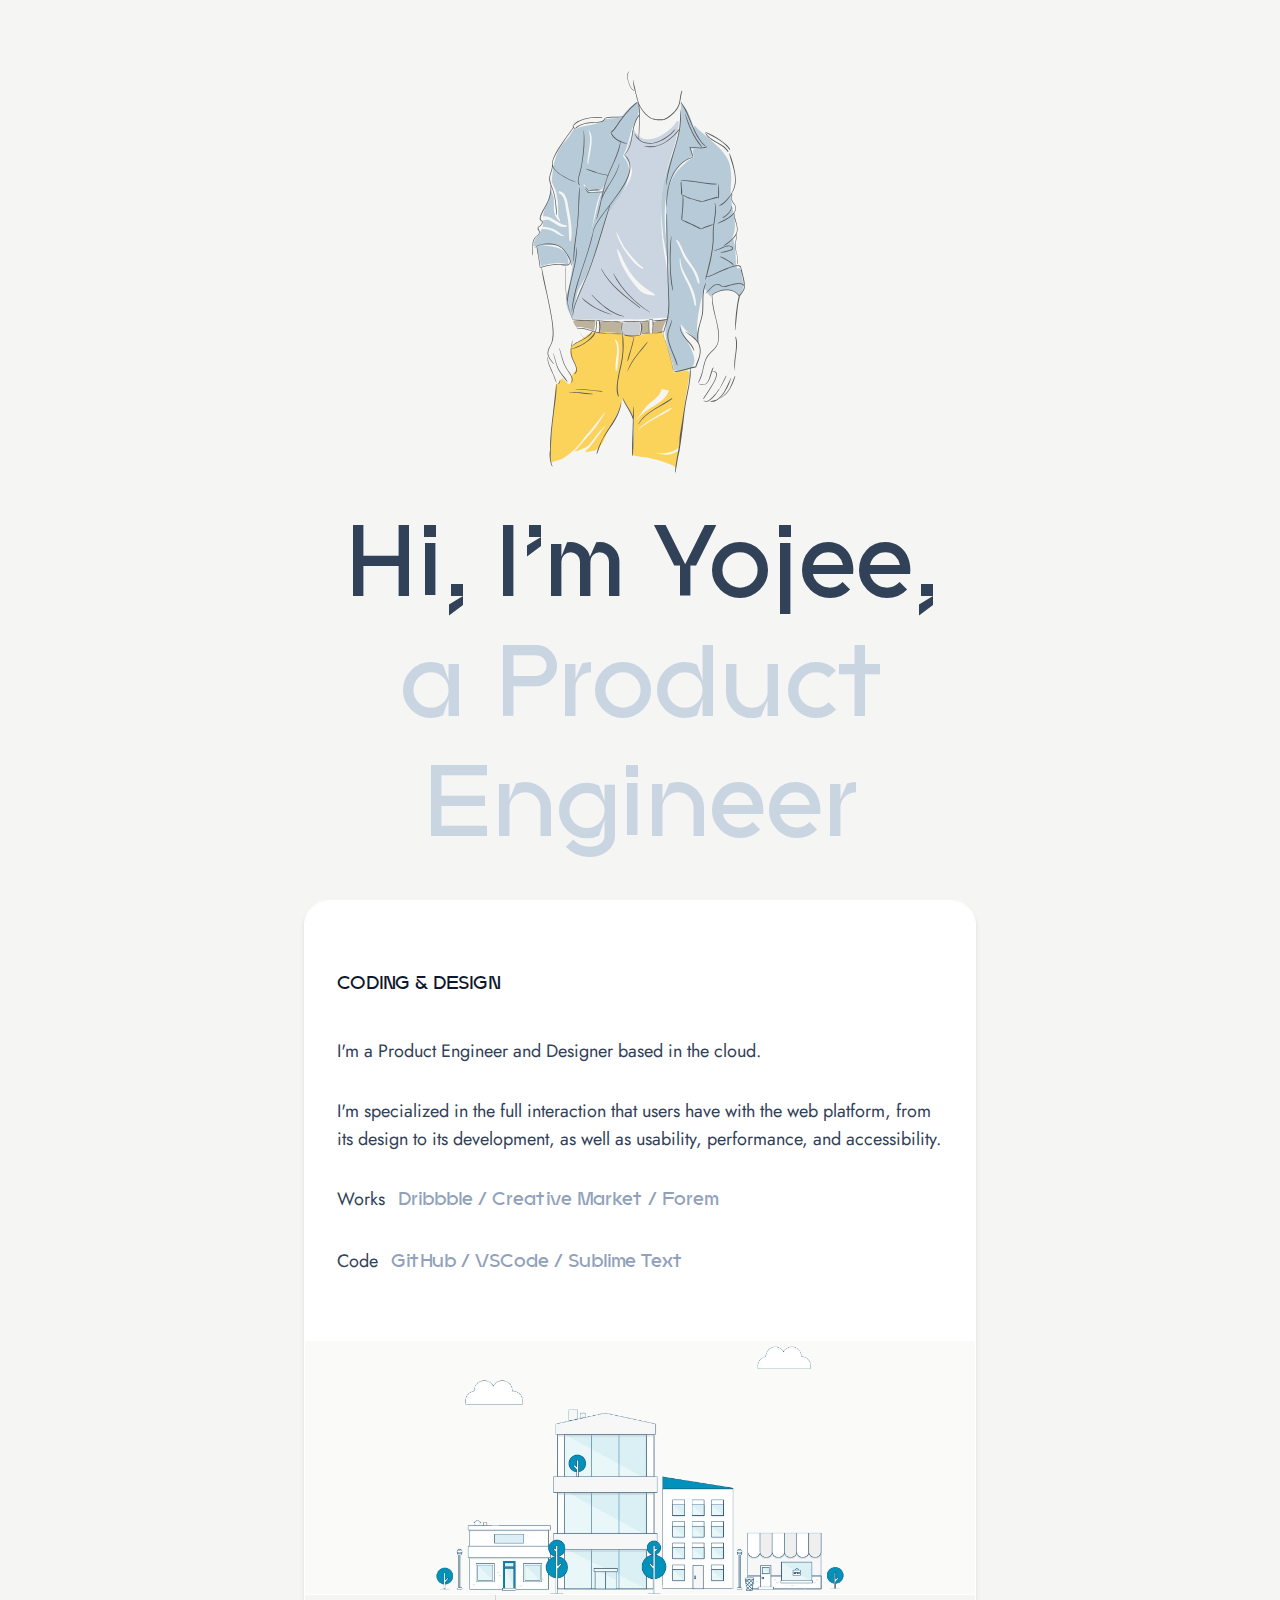
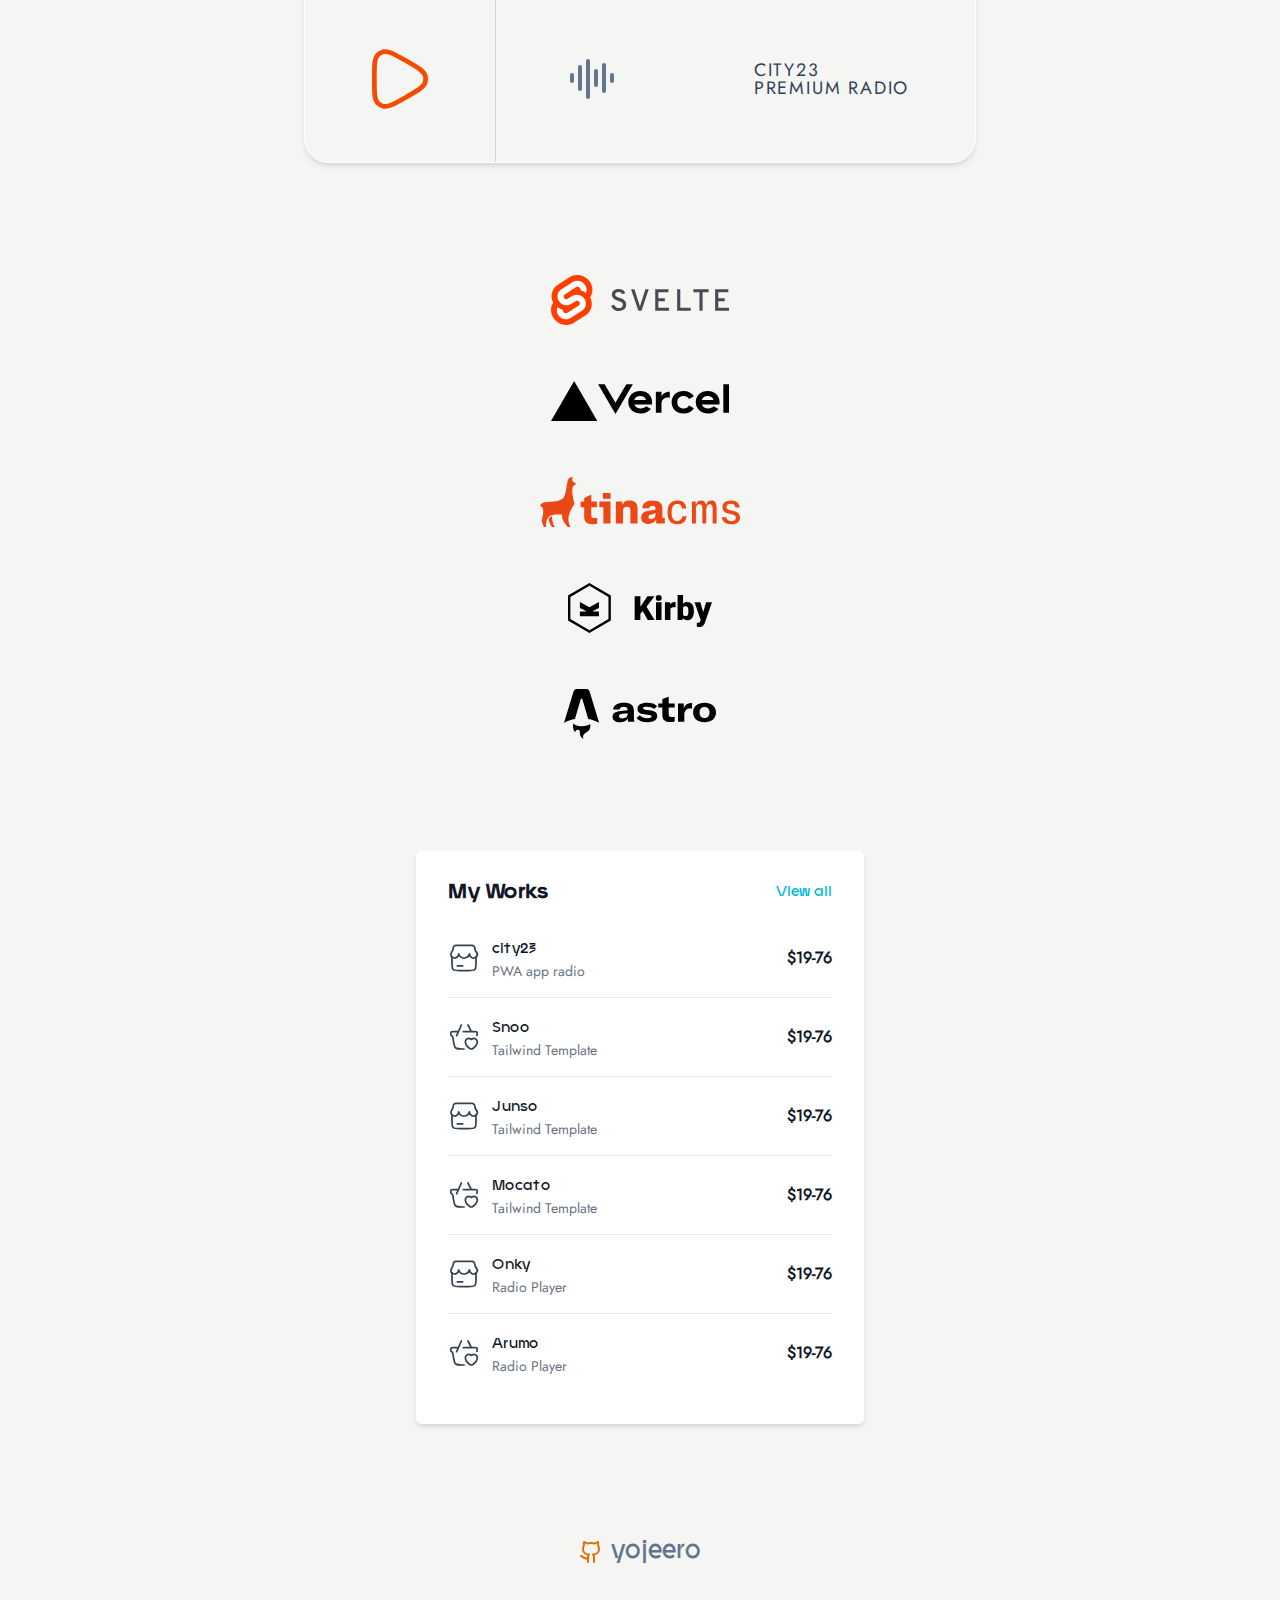
<file: index.html>
<!DOCTYPE html>

<html lang="en">

<head>
    <meta charset="utf-8">

    <meta name="viewport" content="width=device-width, initial-scale=1.0">

    <title> Yojee </title>

    <meta name="description" content="Product Engineer, Product, Engineer, Designer, Yojee, @yojeero" />
    <meta http-equiv="X-UA-Compatible" content="IE=Edge">

    <meta name="p:domain_verify" content="00cc6676e048be4ff7df26f21c56135b"/>

    <link rel="icon" href="images/fav.svg" type="svg+xml" sizes="any">

    <!-- STYLE CSS -->
  <link rel="stylesheet" href="./css/style.css">
  
</head>

<body class="bg-stone-100">

  <!-- LOADER -->
  <div class="loader fixed z-50 top-0 right-0 bottom-0 left-0 flex items-center justify-center m-auto bg-gray-100">
    <div class="relative block overflow-hidden w-xs h-2 bg-white
    after:absolute after:top-0 after:left-0 after:w-0 after:h-full after:content-[''] after:animate-[prog_6s_ease-in_infinite] after:bg-gray-700"></div>
  </div>   

  <!-- PAGE -->
<main class="grid justify-center max-w-4xl text-base leading-relaxed text-slate-700 justify-self-center" id="home">

  <!-- HEADER -->
  <div class="grid max-w-5xl min-h-screen place-content-evenly max-sm:p-4">
  
      <div class="grid place-self-center max-sm:p-4">
        <a href="https://github.com/yojeero" target="_blank">  
          <img class="object-cover h-[50vh]" src="./images/top.svg" alt=""> 
        </a>
      </div>
  
      <h1 class="grid leading-tight text-center place-self-center lg:text-8xl text-7xl">Hi, I'm Yojee, <p class="text-slate-300"> a Product Engineer</p>
      </h1>

  </div><!-- end header -->

  <!-- ABOUT -->
    <div class="grid w-full max-w-2xl m-auto border-white bg-stone-100 shadow-md rounded-3xl border-1">              

        <div class="grid px-8 py-16 text-lg bg-white place-content-evenly gap-y-8 rounded-t-3xl">

          <h3 class="leading-10 uppercase text-slate-900">coding &amp; design</h3>

                <div>                  
                I'm a Product Engineer and Designer based in the cloud.
                </div>

                <div>       
                  I'm specialized in the full interaction that users have with the web platform, from its design to its development, as well as usability, performance, and accessibility.
                </div>                

                <div>      

                  <span class="mr-2">Works</span>
                  
                  <a class="transition-all duration-300 cursor-pointer text-slate-400 hover:text-lime-700" href="https://dribbble.com/yojeero" target="_blank">Dribbble / </a><a class="transition-all duration-300 cursor-pointer text-slate-400 hover:text-lime-700" href="https://creativemarket.com/yojeero" target="_blank">Creative Market / </a><a class="transition-all duration-300 cursor-pointer text-slate-400 hover:text-lime-700" href="https://forem.com/yojeero/usb-multiboot-1c4d" target="_blank">Forem</a>                  

                </div>

                <div> 

                  <span class="mr-2">Code</span>                 

                  <a class="transition-all duration-300 cursor-pointer text-slate-400 hover:text-lime-700" href="https://github.com/yojeero" target="_blank">GitHub / </a><a class="transition-all duration-300 cursor-pointer text-slate-400 hover:text-lime-700" href="https://marketplace.visualstudio.com/publishers/Yojeero" target="_blank">VSCode / </a><a class="transition-all duration-300 cursor-pointer text-slate-400 hover:text-lime-700" href="https://packagecontrol.io/browse/authors/yojeero" target="_blank">Sublime Text</a> 

                </div>
              
        </div>

        <!-- SHOT -->
        <div class="grid w-full overflow-hidden place-content-center bg-stone-50">           
          <img class="object-cover w-[50vh]" src="./images/city.webp" alt="">
        </div>

        <!-- PLAYER -->
         <div class="grid grid-cols-2 lg:grid-cols-[2fr_2fr_3fr] w-full h-42 border-t-1 border-white">  

          <audio id="audio">
            <source src="https://live.stream.maxfive.com/max5-city23?aggregator=liveradio" type="audio/mp3">
          </audio>

            <div class="grid text-orange-600 transition-all duration-300 ease-in-out bg-transparent border-solid outline-none cursor-pointer play place-content-center place-items-center border-r-1 border-stone-300 hover:bg-white hover:shadow-2xl hover:border-1 hover:border-stone-600 rounded-s-3xl hover:text-slate-400"> 

              <div id="playIcon" class="playIcon stopIcon hover:cursor-pointer">

                <svg class="w-22 h-22" viewBox="0 0 24 24">
                  <path fill="none" stroke="currentColor" stroke-linecap="round" stroke-linejoin="round" stroke-width="1.3"
                    d="M18.89 12.846c-.353 1.343-2.023 2.292-5.364 4.19c-3.23 1.835-4.845 2.752-6.146 2.384a3.25 3.25 0 0 1-1.424-.841C5 17.614 5 15.743 5 12s0-5.614.956-6.579a3.25 3.25 0 0 1 1.424-.84c1.301-.37 2.916.548 6.146 2.383c3.34 1.898 5.011 2.847 5.365 4.19a3.3 3.3 0 0 1 0 1.692"
                    color="currentColor" />
                </svg>            
              
              </div>

              <div id="stopIcon" class="stopIcon hover:cursor-pointer" 
              style="display: none;">

                <svg class="w-22 h-22" viewBox="0 0 24 24">
                  <path fill="none" stroke="currentColor" stroke-linecap="round" stroke-linejoin="round" stroke-width="1.3"
                    d="M4 12c0-3.28 0-4.919.814-6.081a4.5 4.5 0 0 1 1.105-1.105C7.08 4 8.72 4 12 4s4.919 0 6.081.814a4.5 4.5 0 0 1 1.105 1.105C20 7.08 20 8.72 20 12s0 4.919-.814 6.081a4.5 4.5 0 0 1-1.105 1.105C16.92 20 15.28 20 12 20s-4.919 0-6.081-.814a4.5 4.5 0 0 1-1.105-1.105C4 16.92 4 15.28 4 12"
                    color="currentColor" />
                </svg>
      
              </div>

              </div>     
                
              <div id="waveIcon" class="grid pointer-events-none place-content-center place-items-center text-slate-500 ">

                <svg class="w-12 h-12" viewBox="0 0 24 24" fill="none" stroke="currentColor" stroke-width="2"
                  stroke-linecap="round" stroke-linejoin="round">
                  <path d="M2 10v3">
                    <animate attributeName="d" values="M2 10v3; M2 5v13; M2 10v3" dur="1s" repeatCount="indefinite" begin="click" />
                  </path>
                  <path d="M6 6v11">
                    <animate attributeName="d" values="M6 6v11; M6 3v18; M6 6v11" dur="1s" repeatCount="indefinite" begin="click" />
                  </path>
                  <path d="M10 3v18">
                    <animate attributeName="d" values="M10 3v18; M10 8v7; M10 3v18" dur="1s" repeatCount="indefinite" begin="click" />
                  </path>
                  <path d="M14 8v7">
                    <animate attributeName="d" values="M14 8v7; M14 5v13; M14 8v7" dur="1s" repeatCount="indefinite" begin="click" />
                  </path>
                  <path d="M18 5v13">
                    <animate attributeName="d" values="M18 5v13; M18 10v3; M18 5v13" dur="1s" repeatCount="indefinite" begin="click" />
                  </path>
                  <path d="M22 10v3">
                    <animate attributeName="d" values="M22 10v3; M22 6v11; M22 10v3" dur="1s" repeatCount="indefinite" begin="click" />
                  </path>
                </svg>

              </div>

              <div class="lg:grid max-lg:hidden pointer-events-none place-content-center">

                <p class="p-0 m-0 text-lg leading-none tracking-widest uppercase">CITY23</p>

                <p class="p-0 m-0 text-lg leading-none tracking-widest uppercase">premium radio</p>

               </div>

           </div><!-- end player -->

        </div><!-- end about -->

      <!-- WORKS -->
  <div class="grid w-full place-items-center max-sm:p-4">
    
        <div class="grid place-items-center my-20 p-8 gap-y-14">

          <a href="https://svelte.dev/" target="_blank">  
            <img class="object-cover h-[50px]" src="./images/svelte.svg" alt="">  
          </a>

          <a href="https://vercel.com/" target="_blank">  
            <img class="object-cover h-[40px]" src="./images/vercel.svg" alt="">  
          </a>           
          
          <a href="https://tina.io/" target="_blank">  
            <img class="object-cover h-[50px]" src="./images/tina.svg" alt="">  
          </a> 

          <a href="https://getkirby.com/" target="_blank">  
            <img class="object-cover h-[50px]" src="./images/kirby.svg" alt="">   
          </a> 

          <a href="https://astro.build/" target="_blank">  
            <img class="object-cover h-[50px]" src="./images/astro.svg" alt="">   
          </a>                      

        </div>        

<div class="grid w-full max-w-md p-4 m-auto bg-white rounded-md shadow-md sm:p-8">

  <div class="flex items-center justify-between mb-4">

      <h5 class="text-xl font-bold leading-none text-gray-900">My Works</h5>

      <a href="https://creativemarket.com/yojeero" target="_blank" class="text-sm font-medium text-cyan-500">
          View all
      </a>

 </div>

 <div class="works-card">

      <ul role="list" class="divide-y divide-gray-200">

        <li class="py-3 sm:py-4">        
          <div class="flex items-center">

           <svg class="flex items-center justify-center w-8 h-8 text-gray-700" viewBox="0 0 24 24">
              <g fill="none" stroke="currentColor" stroke-linecap="round" stroke-linejoin="round" stroke-width="1.3"
                color="currentColor">
                <path
                  d="M3 10.987v4.506c0 2.833 0 4.249.879 5.129c.878.88 2.293.88 5.121.88h6c2.828 0 4.243 0 5.121-.88S21 18.326 21 15.493v-4.506M7 17.974h4" />
                <path
                  d="M17.796 2.5L6.15 2.53c-1.738-.09-2.184 1.249-2.184 1.903c0 .585-.075 1.438-1.14 3.042c-1.066 1.603-.986 2.08-.385 3.19c.498.92 1.766 1.28 2.428 1.341c2.1.048 3.122-1.766 3.122-3.041c1.042 3.203 4.005 3.203 5.325 2.837c1.322-.367 2.456-1.68 2.723-2.837c.156 1.437.63 2.276 2.027 2.852c1.449.597 2.694-.315 3.319-.9s1.026-1.883-.088-3.31c-.768-.984-1.089-1.912-1.194-2.872c-.06-.557-.114-1.155-.506-1.536c-.572-.556-1.394-.725-1.801-.699" />
              </g>
            </svg>
        
            <div class="flex-1">
              <a href="https://creativemarket.com/yojeero/291024376-city23"  target="_blank" class="text-sm font-medium text-gray-900 ms-3 hover:text-green-700">city23 </a>
              <p class="text-sm text-gray-500 truncate ms-3">
                PWA app radio
              </p>
            </div>
        
            <div class="inline-flex items-center text-base font-semibold text-gray-900">
              $19-76
            </div>

          </div>        
        </li>

          <li class="py-3 sm:py-4">          
            <div class="flex items-center">

              <svg class="flex items-center justify-center w-8 h-8 text-gray-700" viewBox="0 0 24 24">
                <path fill="none" stroke="currentColor" stroke-linecap="round" stroke-linejoin="round" stroke-width="1.3"
                  d="M11.5 8h8.696c.625 0 .937 0 1.166.1c1.012.447.56 1.57.39 2.378c-.033.154-.133.247-.252.323M7.5 8H3.804c-.625 0-.937 0-1.166.1c-1.012.447-.56 1.57-.39 2.378a.49.49 0 0 0 .27.335a1.93 1.93 0 0 1 1.09 1.4l.593 3.375c.26 1.485.35 3.606 1.65 4.652c.955.76 2.33.76 5.081.76H12m2.142-7.558c1.207-.731 2.26-.437 2.893.033c.259.192.389.288.465.288s.206-.096.465-.288c.633-.47 1.686-.764 2.893-.033c1.584.96 1.942 4.125-1.71 6.795c-.697.509-1.044.763-1.648.763s-.951-.254-1.647-.763c-3.653-2.67-3.295-5.836-1.711-6.795M6.5 11L10 3m5 0l2.5 5"
                  color="currentColor" />
              </svg>
          
              <div class="flex-1">
                <a href="https://creativemarket.com/yojeero/291223012-Snoo"  target="_blank" class="text-sm font-medium text-gray-900 ms-3 hover:text-green-700">Snoo</a>
                <p class="text-sm text-gray-500 truncate ms-3">
                  Tailwind Template
                </p>
              </div>
          
              <div class="inline-flex items-center text-base font-semibold text-gray-900">
                $19-76
              </div>

            </div>          
          </li>

          <li class="py-3 sm:py-4">          
            <div class="flex items-center">

              <svg class="flex items-center justify-center w-8 h-8 text-gray-700" viewBox="0 0 24 24">
                <g fill="none" stroke="currentColor" stroke-linecap="round" stroke-linejoin="round" stroke-width="1.3"
                  color="currentColor">
                  <path
                    d="M3 10.987v4.506c0 2.833 0 4.249.879 5.129c.878.88 2.293.88 5.121.88h6c2.828 0 4.243 0 5.121-.88S21 18.326 21 15.493v-4.506M7 17.974h4" />
                  <path
                    d="M17.796 2.5L6.15 2.53c-1.738-.09-2.184 1.249-2.184 1.903c0 .585-.075 1.438-1.14 3.042c-1.066 1.603-.986 2.08-.385 3.19c.498.92 1.766 1.28 2.428 1.341c2.1.048 3.122-1.766 3.122-3.041c1.042 3.203 4.005 3.203 5.325 2.837c1.322-.367 2.456-1.68 2.723-2.837c.156 1.437.63 2.276 2.027 2.852c1.449.597 2.694-.315 3.319-.9s1.026-1.883-.088-3.31c-.768-.984-1.089-1.912-1.194-2.872c-.06-.557-.114-1.155-.506-1.536c-.572-.556-1.394-.725-1.801-.699" />
                </g>
              </svg>
              
            <div class="flex-1">
              <a href="https://creativemarket.com/yojeero/6038211-Junso" target="_blank" class="text-sm font-medium text-gray-900 ms-3 hover:text-green-700">Junso</a>
              <p class="text-sm text-gray-500 truncate ms-3">
                Tailwind Template
              </p>
            </div>
        
            <div class="inline-flex items-center text-base font-semibold text-gray-900">
              $19-76
            </div>                  

            </div>          
          </li>

        <li class="py-3 sm:py-4">        
          <div class="flex items-center">

            <svg class="flex items-center justify-center w-8 h-8 text-gray-700" viewBox="0 0 24 24">
              <path fill="none" stroke="currentColor" stroke-linecap="round" stroke-linejoin="round" stroke-width="1.3"
                d="M11.5 8h8.696c.625 0 .937 0 1.166.1c1.012.447.56 1.57.39 2.378c-.033.154-.133.247-.252.323M7.5 8H3.804c-.625 0-.937 0-1.166.1c-1.012.447-.56 1.57-.39 2.378a.49.49 0 0 0 .27.335a1.93 1.93 0 0 1 1.09 1.4l.593 3.375c.26 1.485.35 3.606 1.65 4.652c.955.76 2.33.76 5.081.76H12m2.142-7.558c1.207-.731 2.26-.437 2.893.033c.259.192.389.288.465.288s.206-.096.465-.288c.633-.47 1.686-.764 2.893-.033c1.584.96 1.942 4.125-1.71 6.795c-.697.509-1.044.763-1.648.763s-.951-.254-1.647-.763c-3.653-2.67-3.295-5.836-1.711-6.795M6.5 11L10 3m5 0l2.5 5"
                color="currentColor" />
            </svg>
        
            <div class="flex-1">
              <a href="https://creativemarket.com/yojeero/3527594-Mocato"  target="_blank" class="text-sm font-medium text-gray-900 ms-3 hover:text-green-700">Mocato</a>
              <p class="text-sm text-gray-500 truncate ms-3">
                Tailwind Template
              </p>
            </div>
        
            <div class="inline-flex items-center text-base font-semibold text-gray-900">
              $19-76
            </div>

          </div>        
        </li>

        <li class="py-3 sm:py-4">        
          <div class="flex items-center">

            <svg class="flex items-center justify-center w-8 h-8 text-gray-700" viewBox="0 0 24 24">
              <g fill="none" stroke="currentColor" stroke-linecap="round" stroke-linejoin="round" stroke-width="1.3"
                color="currentColor">
                <path
                  d="M3 10.987v4.506c0 2.833 0 4.249.879 5.129c.878.88 2.293.88 5.121.88h6c2.828 0 4.243 0 5.121-.88S21 18.326 21 15.493v-4.506M7 17.974h4" />
                <path
                  d="M17.796 2.5L6.15 2.53c-1.738-.09-2.184 1.249-2.184 1.903c0 .585-.075 1.438-1.14 3.042c-1.066 1.603-.986 2.08-.385 3.19c.498.92 1.766 1.28 2.428 1.341c2.1.048 3.122-1.766 3.122-3.041c1.042 3.203 4.005 3.203 5.325 2.837c1.322-.367 2.456-1.68 2.723-2.837c.156 1.437.63 2.276 2.027 2.852c1.449.597 2.694-.315 3.319-.9s1.026-1.883-.088-3.31c-.768-.984-1.089-1.912-1.194-2.872c-.06-.557-.114-1.155-.506-1.536c-.572-.556-1.394-.725-1.801-.699" />
              </g>
            </svg>
        
            <div class="flex-1">
              <a href="https://creativemarket.com/yojeero/6230784-Onky"  target="_blank" class="text-sm font-medium text-gray-900 ms-3 hover:text-green-700">Onky</a>
              <p class="text-sm text-gray-500 truncate ms-3">
                Radio Player
              </p>
            </div>
        
            <div class="inline-flex items-center text-base font-semibold text-gray-900">
              $19-76
            </div>

          </div>        
        </li>

        <li class="py-3 sm:py-4">        
          <div class="flex items-center">

            <svg class="flex items-center justify-center w-8 h-8 text-gray-700" viewBox="0 0 24 24">
              <path fill="none" stroke="currentColor" stroke-linecap="round" stroke-linejoin="round" stroke-width="1.3"
                d="M11.5 8h8.696c.625 0 .937 0 1.166.1c1.012.447.56 1.57.39 2.378c-.033.154-.133.247-.252.323M7.5 8H3.804c-.625 0-.937 0-1.166.1c-1.012.447-.56 1.57-.39 2.378a.49.49 0 0 0 .27.335a1.93 1.93 0 0 1 1.09 1.4l.593 3.375c.26 1.485.35 3.606 1.65 4.652c.955.76 2.33.76 5.081.76H12m2.142-7.558c1.207-.731 2.26-.437 2.893.033c.259.192.389.288.465.288s.206-.096.465-.288c.633-.47 1.686-.764 2.893-.033c1.584.96 1.942 4.125-1.71 6.795c-.697.509-1.044.763-1.648.763s-.951-.254-1.647-.763c-3.653-2.67-3.295-5.836-1.711-6.795M6.5 11L10 3m5 0l2.5 5"
                color="currentColor" />
            </svg>            
        
              <div class="flex-1">
                <a href="https://creativemarket.com/yojeero/15176617-Arumo"  target="_blank" class="text-sm font-medium text-gray-900 ms-3 hover:text-green-700">Arumo</a>
                <p class="text-sm text-gray-500 truncate ms-3">
                  Radio Player
                </p>
              </div>
          
              <div class="inline-flex items-center text-base font-semibold text-gray-900">
                $19-76
              </div>

          </div>        
        </li>

      </ul>

 </div>
</div>

    </div>

    <!-- YOJEE -->   
    <div class="grid w-full mt-20 h-24 place-items-center" id="foo">

    <a class="flex items-center justify-center text-2xl text-slate-500 hover:text-green-700" href="https://github.com/yojeero" target="_blank">

      <svg class="w-6 h-6 mr-2 text-amber-600" viewBox="0 0 24 24" fill="none" stroke="currentColor"
        stroke-width="2" stroke-linecap="round" stroke-linejoin="round">
        <path
          d="M15 22v-4a4.8 4.8 0 0 0-1-3.5c3 0 6-2 6-5.5.08-1.25-.27-2.48-1-3.5.28-1.15.28-2.35 0-3.5 0 0-1 0-3 1.5-2.64-.5-5.36-.5-8 0C6 2 5 2 5 2c-.3 1.15-.3 2.35 0 3.5A5.403 5.403 0 0 0 4 9c0 3.5 3 5.5 6 5.5-.39.49-.68 1.05-.85 1.65-.17.6-.22 1.23-.15 1.85v4" />
        <path d="M9 18c-4.51 2-5-2-7-2" />
      </svg>
    
       yojeero    
      </a>
    
    </div><!-- end yojee -->

</main><!-- end page -->

  <!-- COLOR FOOTER LINE -->
<a href="#home" class="flex items-end w-full scroll">

    <div class="w-1/2 h-2 bg-gradient-to-r from-stone-400 from-50% to-amber-400 to-50%">
    </div>

    <div class="grid h-6 text-xs text-white bg-red-500 rounded-tl-sm rounded-tr-sm w-14 place-items-center">to up</div>

    <div class="w-1/2 h-2 bg-gradient-to-r from-lime-600 from-50% to-orange-600 to-50%">
    </div>

</a>

  <!-- LOADER HIDE -->
  <script>
    setTimeout(function () {
      document.querySelector(".loader").style.display = "none";
    }, 100);
  </script>

   <!-- ALL JS -->
   <script src="js/page.js"></script>

</body>
</html>
</file>
<file: css/style.css>
/*! tailwindcss v4.0.17 | MIT License | https://tailwindcss.com *//*! tailwindcss v4.0.1 | MIT License | https://tailwindcss.com */@layer theme{:root,:host{--font-sans:ui-sans-serif,system-ui,sans-serif,"Apple Color Emoji","Segoe UI Emoji","Segoe UI Symbol","Noto Color Emoji";--font-mono:ui-monospace,SFMono-Regular,Menlo,Monaco,Consolas,"Liberation Mono","Courier New",monospace;--color-red-500:oklch(.637 .237 25.331);--color-orange-600:oklch(.646 .222 41.116);--color-amber-400:oklch(.828 .189 84.429);--color-amber-600:oklch(.666 .179 58.318);--color-lime-600:oklch(.648 .2 131.684);--color-lime-700:oklch(.532 .157 131.589);--color-green-700:oklch(.527 .154 150.069);--color-cyan-500:oklch(.715 .143 215.221);--color-slate-300:oklch(.869 .022 252.894);--color-slate-400:oklch(.704 .04 256.788);--color-slate-500:oklch(.554 .046 257.417);--color-slate-700:oklch(.372 .044 257.287);--color-slate-900:oklch(.208 .042 265.755);--color-gray-50:oklch(.985 .002 247.839);--color-gray-100:oklch(.967 .003 264.542);--color-gray-200:oklch(.928 .006 264.531);--color-gray-500:oklch(.551 .027 264.364);--color-gray-700:oklch(.373 .034 259.733);--color-gray-900:oklch(.21 .034 264.665);--color-stone-50:oklch(.985 .001 106.423);--color-stone-100:oklch(.97 .001 106.424);--color-stone-300:oklch(.869 .005 56.366);--color-stone-400:oklch(.709 .01 56.259);--color-stone-600:oklch(.444 .011 73.639);--color-white:#fff;--spacing:.25rem;--container-xs:20rem;--container-sm:24rem;--container-md:28rem;--container-2xl:42rem;--container-4xl:56rem;--container-5xl:64rem;--text-xs:.75rem;--text-xs--line-height:calc(1/.75);--text-sm:.875rem;--text-sm--line-height:calc(1.25/.875);--text-base:1rem;--text-base--line-height: 1.5 ;--text-lg:1.125rem;--text-lg--line-height:calc(1.75/1.125);--text-xl:1.25rem;--text-xl--line-height:calc(1.75/1.25);--text-2xl:1.5rem;--text-2xl--line-height:calc(2/1.5);--text-7xl:4.5rem;--text-7xl--line-height:1;--text-8xl:6rem;--text-8xl--line-height:1;--font-weight-medium:500;--font-weight-semibold:600;--font-weight-bold:700;--tracking-widest:.1em;--leading-tight:1.25;--leading-relaxed:1.625;--radius-sm:.25rem;--radius-md:.375rem;--radius-3xl:1.5rem;--ease-in-out:cubic-bezier(.4,0,.2,1);--default-transition-duration:.15s;--default-transition-timing-function:cubic-bezier(.4,0,.2,1);--default-font-family:var(--font-sans);--default-mono-font-family:var(--font-mono);--font-serif:ui-serif,Georgia,Cambria,"Times New Roman",Times,serif;--color-red-50:oklch(.971 .013 17.38);--color-red-100:oklch(.936 .032 17.717);--color-red-200:oklch(.885 .062 18.334);--color-red-300:oklch(.808 .114 19.571);--color-red-400:oklch(.704 .191 22.216);--color-red-600:oklch(.577 .245 27.325);--color-red-700:oklch(.505 .213 27.518);--color-red-800:oklch(.444 .177 26.899);--color-red-900:oklch(.396 .141 25.723);--color-red-950:oklch(.258 .092 26.042);--color-orange-50:oklch(.98 .016 73.684);--color-orange-100:oklch(.954 .038 75.164);--color-orange-200:oklch(.901 .076 70.697);--color-orange-300:oklch(.837 .128 66.29);--color-orange-400:oklch(.75 .183 55.934);--color-orange-500:oklch(.705 .213 47.604);--color-orange-700:oklch(.553 .195 38.402);--color-orange-800:oklch(.47 .157 37.304);--color-orange-900:oklch(.408 .123 38.172);--color-orange-950:oklch(.266 .079 36.259);--color-amber-50:oklch(.987 .022 95.277);--color-amber-100:oklch(.962 .059 95.617);--color-amber-200:oklch(.924 .12 95.746);--color-amber-300:oklch(.879 .169 91.605);--color-amber-500:oklch(.769 .188 70.08);--color-amber-700:oklch(.555 .163 48.998);--color-amber-800:oklch(.473 .137 46.201);--color-amber-900:oklch(.414 .112 45.904);--color-amber-950:oklch(.279 .077 45.635);--color-yellow-50:oklch(.987 .026 102.212);--color-yellow-100:oklch(.973 .071 103.193);--color-yellow-200:oklch(.945 .129 101.54);--color-yellow-300:oklch(.905 .182 98.111);--color-yellow-400:oklch(.852 .199 91.936);--color-yellow-500:oklch(.795 .184 86.047);--color-yellow-600:oklch(.681 .162 75.834);--color-yellow-700:oklch(.554 .135 66.442);--color-yellow-800:oklch(.476 .114 61.907);--color-yellow-900:oklch(.421 .095 57.708);--color-yellow-950:oklch(.286 .066 53.813);--color-lime-50:oklch(.986 .031 120.757);--color-lime-100:oklch(.967 .067 122.328);--color-lime-200:oklch(.938 .127 124.321);--color-lime-300:oklch(.897 .196 126.665);--color-lime-400:oklch(.841 .238 128.85);--color-lime-500:oklch(.768 .233 130.85);--color-lime-800:oklch(.453 .124 130.933);--color-lime-900:oklch(.405 .101 131.063);--color-lime-950:oklch(.274 .072 132.109);--color-green-50:oklch(.982 .018 155.826);--color-green-100:oklch(.962 .044 156.743);--color-green-200:oklch(.925 .084 155.995);--color-green-300:oklch(.871 .15 154.449);--color-green-400:oklch(.792 .209 151.711);--color-green-500:oklch(.723 .219 149.579);--color-green-600:oklch(.627 .194 149.214);--color-green-800:oklch(.448 .119 151.328);--color-green-900:oklch(.393 .095 152.535);--color-green-950:oklch(.266 .065 152.934);--color-emerald-50:oklch(.979 .021 166.113);--color-emerald-100:oklch(.95 .052 163.051);--color-emerald-200:oklch(.905 .093 164.15);--color-emerald-300:oklch(.845 .143 164.978);--color-emerald-400:oklch(.765 .177 163.223);--color-emerald-500:oklch(.696 .17 162.48);--color-emerald-600:oklch(.596 .145 163.225);--color-emerald-700:oklch(.508 .118 165.612);--color-emerald-800:oklch(.432 .095 166.913);--color-emerald-900:oklch(.378 .077 168.94);--color-emerald-950:oklch(.262 .051 172.552);--color-teal-50:oklch(.984 .014 180.72);--color-teal-100:oklch(.953 .051 180.801);--color-teal-200:oklch(.91 .096 180.426);--color-teal-300:oklch(.855 .138 181.071);--color-teal-400:oklch(.777 .152 181.912);--color-teal-500:oklch(.704 .14 182.503);--color-teal-600:oklch(.6 .118 184.704);--color-teal-700:oklch(.511 .096 186.391);--color-teal-800:oklch(.437 .078 188.216);--color-teal-900:oklch(.386 .063 188.416);--color-teal-950:oklch(.277 .046 192.524);--color-cyan-50:oklch(.984 .019 200.873);--color-cyan-100:oklch(.956 .045 203.388);--color-cyan-200:oklch(.917 .08 205.041);--color-cyan-300:oklch(.865 .127 207.078);--color-cyan-400:oklch(.789 .154 211.53);--color-cyan-600:oklch(.609 .126 221.723);--color-cyan-700:oklch(.52 .105 223.128);--color-cyan-800:oklch(.45 .085 224.283);--color-cyan-900:oklch(.398 .07 227.392);--color-cyan-950:oklch(.302 .056 229.695);--color-sky-50:oklch(.977 .013 236.62);--color-sky-100:oklch(.951 .026 236.824);--color-sky-200:oklch(.901 .058 230.902);--color-sky-300:oklch(.828 .111 230.318);--color-sky-400:oklch(.746 .16 232.661);--color-sky-500:oklch(.685 .169 237.323);--color-sky-600:oklch(.588 .158 241.966);--color-sky-700:oklch(.5 .134 242.749);--color-sky-800:oklch(.443 .11 240.79);--color-sky-900:oklch(.391 .09 240.876);--color-sky-950:oklch(.293 .066 243.157);--color-blue-50:oklch(.97 .014 254.604);--color-blue-100:oklch(.932 .032 255.585);--color-blue-200:oklch(.882 .059 254.128);--color-blue-300:oklch(.809 .105 251.813);--color-blue-400:oklch(.707 .165 254.624);--color-blue-500:oklch(.623 .214 259.815);--color-blue-600:oklch(.546 .245 262.881);--color-blue-700:oklch(.488 .243 264.376);--color-blue-800:oklch(.424 .199 265.638);--color-blue-900:oklch(.379 .146 265.522);--color-blue-950:oklch(.282 .091 267.935);--color-indigo-50:oklch(.962 .018 272.314);--color-indigo-100:oklch(.93 .034 272.788);--color-indigo-200:oklch(.87 .065 274.039);--color-indigo-300:oklch(.785 .115 274.713);--color-indigo-400:oklch(.673 .182 276.935);--color-indigo-500:oklch(.585 .233 277.117);--color-indigo-600:oklch(.511 .262 276.966);--color-indigo-700:oklch(.457 .24 277.023);--color-indigo-800:oklch(.398 .195 277.366);--color-indigo-900:oklch(.359 .144 278.697);--color-indigo-950:oklch(.257 .09 281.288);--color-violet-50:oklch(.969 .016 293.756);--color-violet-100:oklch(.943 .029 294.588);--color-violet-200:oklch(.894 .057 293.283);--color-violet-300:oklch(.811 .111 293.571);--color-violet-400:oklch(.702 .183 293.541);--color-violet-500:oklch(.606 .25 292.717);--color-violet-600:oklch(.541 .281 293.009);--color-violet-700:oklch(.491 .27 292.581);--color-violet-800:oklch(.432 .232 292.759);--color-violet-900:oklch(.38 .189 293.745);--color-violet-950:oklch(.283 .141 291.089);--color-purple-50:oklch(.977 .014 308.299);--color-purple-100:oklch(.946 .033 307.174);--color-purple-200:oklch(.902 .063 306.703);--color-purple-300:oklch(.827 .119 306.383);--color-purple-400:oklch(.714 .203 305.504);--color-purple-500:oklch(.627 .265 303.9);--color-purple-600:oklch(.558 .288 302.321);--color-purple-700:oklch(.496 .265 301.924);--color-purple-800:oklch(.438 .218 303.724);--color-purple-900:oklch(.381 .176 304.987);--color-purple-950:oklch(.291 .149 302.717);--color-fuchsia-50:oklch(.977 .017 320.058);--color-fuchsia-100:oklch(.952 .037 318.852);--color-fuchsia-200:oklch(.903 .076 319.62);--color-fuchsia-300:oklch(.833 .145 321.434);--color-fuchsia-400:oklch(.74 .238 322.16);--color-fuchsia-500:oklch(.667 .295 322.15);--color-fuchsia-600:oklch(.591 .293 322.896);--color-fuchsia-700:oklch(.518 .253 323.949);--color-fuchsia-800:oklch(.452 .211 324.591);--color-fuchsia-900:oklch(.401 .17 325.612);--color-fuchsia-950:oklch(.293 .136 325.661);--color-pink-50:oklch(.971 .014 343.198);--color-pink-100:oklch(.948 .028 342.258);--color-pink-200:oklch(.899 .061 343.231);--color-pink-300:oklch(.823 .12 346.018);--color-pink-400:oklch(.718 .202 349.761);--color-pink-500:oklch(.656 .241 354.308);--color-pink-600:oklch(.592 .249 .584);--color-pink-700:oklch(.525 .223 3.958);--color-pink-800:oklch(.459 .187 3.815);--color-pink-900:oklch(.408 .153 2.432);--color-pink-950:oklch(.284 .109 3.907);--color-rose-50:oklch(.969 .015 12.422);--color-rose-100:oklch(.941 .03 12.58);--color-rose-200:oklch(.892 .058 10.001);--color-rose-300:oklch(.81 .117 11.638);--color-rose-400:oklch(.712 .194 13.428);--color-rose-500:oklch(.645 .246 16.439);--color-rose-600:oklch(.586 .253 17.585);--color-rose-700:oklch(.514 .222 16.935);--color-rose-800:oklch(.455 .188 13.697);--color-rose-900:oklch(.41 .159 10.272);--color-rose-950:oklch(.271 .105 12.094);--color-slate-50:oklch(.984 .003 247.858);--color-slate-100:oklch(.968 .007 247.896);--color-slate-200:oklch(.929 .013 255.508);--color-slate-600:oklch(.446 .043 257.281);--color-slate-800:oklch(.279 .041 260.031);--color-slate-950:oklch(.129 .042 264.695);--color-gray-300:oklch(.872 .01 258.338);--color-gray-400:oklch(.707 .022 261.325);--color-gray-600:oklch(.446 .03 256.802);--color-gray-800:oklch(.278 .033 256.848);--color-gray-950:oklch(.13 .028 261.692);--color-zinc-50:oklch(.985 0 0);--color-zinc-100:oklch(.967 .001 286.375);--color-zinc-200:oklch(.92 .004 286.32);--color-zinc-300:oklch(.871 .006 286.286);--color-zinc-400:oklch(.705 .015 286.067);--color-zinc-500:oklch(.552 .016 285.938);--color-zinc-600:oklch(.442 .017 285.786);--color-zinc-700:oklch(.37 .013 285.805);--color-zinc-800:oklch(.274 .006 286.033);--color-zinc-900:oklch(.21 .006 285.885);--color-zinc-950:oklch(.141 .005 285.823);--color-neutral-50:oklch(.985 0 0);--color-neutral-100:oklch(.97 0 0);--color-neutral-200:oklch(.922 0 0);--color-neutral-300:oklch(.87 0 0);--color-neutral-400:oklch(.708 0 0);--color-neutral-500:oklch(.556 0 0);--color-neutral-600:oklch(.439 0 0);--color-neutral-700:oklch(.371 0 0);--color-neutral-800:oklch(.269 0 0);--color-neutral-900:oklch(.205 0 0);--color-neutral-950:oklch(.145 0 0);--color-stone-200:oklch(.923 .003 48.717);--color-stone-500:oklch(.553 .013 58.071);--color-stone-700:oklch(.374 .01 67.558);--color-stone-800:oklch(.268 .007 34.298);--color-stone-900:oklch(.216 .006 56.043);--color-stone-950:oklch(.147 .004 49.25);--color-black:#000;--breakpoint-sm:40rem;--breakpoint-md:48rem;--breakpoint-lg:64rem;--breakpoint-xl:80rem;--breakpoint-2xl:96rem;--container-3xs:16rem;--container-2xs:18rem;--container-lg:32rem;--container-xl:36rem;--container-3xl:48rem;--container-6xl:72rem;--container-7xl:80rem;--text-3xl:1.875rem;--text-3xl--line-height: 1.2 ;--text-4xl:2.25rem;--text-4xl--line-height:calc(2.5/2.25);--text-5xl:3rem;--text-5xl--line-height:1;--text-6xl:3.75rem;--text-6xl--line-height:1;--text-9xl:8rem;--text-9xl--line-height:1;--font-weight-thin:100;--font-weight-extralight:200;--font-weight-light:300;--font-weight-normal:400;--font-weight-extrabold:800;--font-weight-black:900;--tracking-tighter:-.05em;--tracking-tight:-.025em;--tracking-normal:0em;--tracking-wide:.025em;--tracking-wider:.05em;--leading-snug:1.375;--leading-normal:1.5;--leading-loose:2;--radius-xs:.125rem;--radius-lg:.5rem;--radius-xl:.75rem;--radius-2xl:1rem;--radius-4xl:2rem;--shadow-2xs:0 1px #0000000d;--shadow-xs:0 1px 2px 0 #0000000d;--shadow-sm:0 1px 3px 0 #0000001a,0 1px 2px -1px #0000001a;--shadow-md:0 4px 6px -1px #0000001a,0 2px 4px -2px #0000001a;--shadow-lg:0 10px 15px -3px #0000001a,0 4px 6px -4px #0000001a;--shadow-xl:0 20px 25px -5px #0000001a,0 8px 10px -6px #0000001a;--shadow-2xl:0 25px 50px -12px #00000040;--inset-shadow-2xs:inset 0 1px #0000000d;--inset-shadow-xs:inset 0 1px 1px #0000000d;--inset-shadow-sm:inset 0 2px 4px #0000000d;--drop-shadow-xs:0 1px 1px #0000000d;--drop-shadow-sm:0 1px 2px #00000026;--drop-shadow-md:0 3px 3px #0000001f;--drop-shadow-lg:0 4px 4px #00000026;--drop-shadow-xl:0 9px 7px #0000001a;--drop-shadow-2xl:0 25px 25px #00000026;--ease-in:cubic-bezier(.4,0,1,1);--ease-out:cubic-bezier(0,0,.2,1);--animate-spin:spin 1s linear infinite;--animate-ping:ping 1s cubic-bezier(0,0,.2,1)infinite;--animate-pulse:pulse 2s cubic-bezier(.4,0,.6,1)infinite;--animate-bounce:bounce 1s infinite;--blur-xs:4px;--blur-sm:8px;--blur-md:12px;--blur-lg:16px;--blur-xl:24px;--blur-2xl:40px;--blur-3xl:64px;--perspective-dramatic:100px;--perspective-near:300px;--perspective-normal:500px;--perspective-midrange:800px;--perspective-distant:1200px;--aspect-video:16/9;--default-font-feature-settings:var(--font-sans--font-feature-settings);--default-font-variation-settings:var(--font-sans--font-variation-settings);--default-mono-font-feature-settings:var(--font-mono--font-feature-settings);--default-mono-font-variation-settings:var(--font-mono--font-variation-settings)}}@layer base{::placeholder{opacity:1}@supports (not ((-webkit-appearance:-apple-pay-button))) or (contain-intrinsic-size:1px){::placeholder{color:color-mix(in oklab,currentColor 50%,transparent)}}*,:after,:before,::backdrop{box-sizing:border-box;border:0 solid;margin:0;padding:0}::file-selector-button{box-sizing:border-box;border:0 solid;margin:0;padding:0}html,:host{-webkit-text-size-adjust:100%;-moz-tab-size:4;tab-size:4;line-height:1.5;font-family:var(--default-font-family,ui-sans-serif,system-ui,sans-serif,"Apple Color Emoji","Segoe UI Emoji","Segoe UI Symbol","Noto Color Emoji");font-feature-settings:var(--default-font-feature-settings,normal);font-variation-settings:var(--default-font-variation-settings,normal);-webkit-tap-highlight-color:transparent}body{line-height:inherit}hr{height:0;color:inherit;border-top-width:1px}abbr:where([title]){-webkit-text-decoration:underline dotted;text-decoration:underline dotted}h1,h2,h3,h4,h5,h6{font-size:inherit;font-weight:inherit}a{color:inherit;-webkit-text-decoration:inherit;text-decoration:inherit}b,strong{font-weight:bolder}code,kbd,samp,pre{font-family:var(--default-mono-font-family,ui-monospace,SFMono-Regular,Menlo,Monaco,Consolas,"Liberation Mono","Courier New",monospace);font-feature-settings:var(--default-mono-font-feature-settings,normal);font-variation-settings:var(--default-mono-font-variation-settings,normal);font-size:1em}small{font-size:80%}sub,sup{vertical-align:baseline;font-size:75%;line-height:0;position:relative}sub{bottom:-.25em}sup{top:-.5em}table{text-indent:0;border-color:inherit;border-collapse:collapse}:-moz-focusring{outline:auto}progress{vertical-align:baseline}summary{display:list-item}ol,ul,menu{list-style:none}img,svg,video,canvas,audio,iframe,embed,object{vertical-align:middle;display:block}img,video{max-width:100%;height:auto}button,input,select,optgroup,textarea{font:inherit;font-feature-settings:inherit;font-variation-settings:inherit;letter-spacing:inherit;color:inherit;opacity:1;background-color:#0000;border-radius:0}::file-selector-button{font:inherit;font-feature-settings:inherit;font-variation-settings:inherit;letter-spacing:inherit;color:inherit;opacity:1;background-color:#0000;border-radius:0}:where(select:is([multiple],[size])) optgroup{font-weight:bolder}:where(select:is([multiple],[size])) optgroup option{padding-inline-start:20px}::file-selector-button{margin-inline-end:4px}::placeholder{opacity:1;color:color-mix(in oklab,currentColor 50%,transparent)}textarea{resize:vertical}::-webkit-search-decoration{-webkit-appearance:none}::-webkit-date-and-time-value{min-height:1lh;text-align:inherit}::-webkit-datetime-edit{display:inline-flex}::-webkit-datetime-edit-fields-wrapper{padding:0}::-webkit-datetime-edit{padding-block:0}::-webkit-datetime-edit-year-field{padding-block:0}::-webkit-datetime-edit-month-field{padding-block:0}::-webkit-datetime-edit-day-field{padding-block:0}::-webkit-datetime-edit-hour-field{padding-block:0}::-webkit-datetime-edit-minute-field{padding-block:0}::-webkit-datetime-edit-second-field{padding-block:0}::-webkit-datetime-edit-millisecond-field{padding-block:0}::-webkit-datetime-edit-meridiem-field{padding-block:0}:-moz-ui-invalid{box-shadow:none}button,input:where([type=button],[type=reset],[type=submit]){-webkit-appearance:button;-moz-appearance:button;appearance:button}::file-selector-button{-webkit-appearance:button;-moz-appearance:button;appearance:button}::-webkit-inner-spin-button{height:auto}::-webkit-outer-spin-button{height:auto}[hidden]:where(:not([hidden=until-found])){display:none!important}@font-face{font-family:Jost;font-weight:400;font-style:normal;font-display:swap;src:url(../fonts/jost-latin-regular.woff2)format("woff2")}@font-face{font-family:Mabgate-Regular;font-weight:400;font-style:normal;font-display:swap;src:url(../fonts/Mabgate-Regular.woff2)format("woff2")}body{font-family:Jost,"sans-serif";font-weight:400}h1,h2,h3,h4,h5,a{font-family:Mabgate-Regular,"sans-serif"}}@layer components;@layer utilities{.visible{visibility:visible}.relative{position:relative}.right-0{right:calc(var(--spacing)*0)}.bottom-0{bottom:calc(var(--spacing)*0)}.block{display:block}.h-\[40px\]{height:40px}.h-\[50px\]{height:50px}.h-\[50vh\]{height:50vh}.w-\[50vh\]{width:50vh}.grid-cols-2{grid-template-columns:repeat(2,minmax(0,1fr))}.gap-y-14{row-gap:calc(var(--spacing)*14)}.bg-stone-50{background-color:var(--color-stone-50)}.p-8{padding:calc(var(--spacing)*8)}.text-slate-300{color:var(--color-slate-300)}.after\:absolute:after{content:var(--tw-content);position:absolute}.after\:top-0:after{content:var(--tw-content);top:calc(var(--spacing)*0)}.after\:left-0:after{content:var(--tw-content);left:calc(var(--spacing)*0)}.after\:h-full:after{content:var(--tw-content);height:100%}.after\:w-0:after{content:var(--tw-content);width:calc(var(--spacing)*0)}.after\:animate-\[prog_6s_ease-in_infinite\]:after{content:var(--tw-content);animation:6s ease-in infinite prog}.after\:bg-gray-700:after{content:var(--tw-content);background-color:var(--color-gray-700)}.after\:content-\[\'\'\]:after{--tw-content:"";content:var(--tw-content)}@media (width<64rem){.max-lg\:hidden{display:none}}@media (width>=64rem){.lg\:grid{display:grid}.lg\:grid-cols-\[2fr_2fr_3fr\]{grid-template-columns:2fr 2fr 3fr}.lg\:text-8xl{font-size:var(--text-8xl);line-height:var(--tw-leading,var(--text-8xl--line-height))}}.pointer-events-none{pointer-events:none}.fixed{position:fixed}.top-0{top:calc(var(--spacing)*0)}.right-6{right:calc(var(--spacing)*6)}.bottom-6{bottom:calc(var(--spacing)*6)}.left-0{left:calc(var(--spacing)*0)}.z-50{z-index:50}.m-0{margin:calc(var(--spacing)*0)}.m-auto{margin:auto}.my-20{margin-block:calc(var(--spacing)*20)}.ms-3{margin-inline-start:calc(var(--spacing)*3)}.mt-20{margin-top:calc(var(--spacing)*20)}.mr-2{margin-right:calc(var(--spacing)*2)}.mb-4{margin-bottom:calc(var(--spacing)*4)}.flex{display:flex}.grid{display:grid}.hidden{display:none}.inline-flex{display:inline-flex}.h-2{height:calc(var(--spacing)*2)}.h-6{height:calc(var(--spacing)*6)}.h-8{height:calc(var(--spacing)*8)}.h-12{height:calc(var(--spacing)*12)}.h-22{height:calc(var(--spacing)*22)}.h-24{height:calc(var(--spacing)*24)}.h-38{height:calc(var(--spacing)*38)}.h-42{height:calc(var(--spacing)*42)}.h-auto{height:auto}.h-fit{height:fit-content}.h-full{height:100%}.min-h-screen{min-height:100vh}.w-1\/2{width:50%}.w-6{width:calc(var(--spacing)*6)}.w-8{width:calc(var(--spacing)*8)}.w-12{width:calc(var(--spacing)*12)}.w-14{width:calc(var(--spacing)*14)}.w-22{width:calc(var(--spacing)*22)}.w-38{width:calc(var(--spacing)*38)}.w-full{width:100%}.w-sm{width:var(--container-sm)}.w-xs{width:var(--container-xs)}.max-w-2xl{max-width:var(--container-2xl)}.max-w-4xl{max-width:var(--container-4xl)}.max-w-5xl{max-width:var(--container-5xl)}.max-w-md{max-width:var(--container-md)}.flex-1{flex:1}.translate-y-2{--tw-translate-y:calc(var(--spacing)*2);translate:var(--tw-translate-x)var(--tw-translate-y)}.transform{transform:var(--tw-rotate-x)var(--tw-rotate-y)var(--tw-rotate-z)var(--tw-skew-x)var(--tw-skew-y)}.animate-\[ring_2s_ease-out_infinite\]{animation:2s ease-out infinite ring}.animate-\[scroll_ease-in-out_2\.5s_forwards\]{animation:2.5s ease-in-out forwards scroll}.animate-\[scroll_ease-in-out_2\.5s_infinite\]{animation:2.5s ease-in-out infinite scroll}.cursor-pointer{cursor:pointer}.grid-cols-\[2fr_2fr_3fr\]{grid-template-columns:2fr 2fr 3fr}.place-content-center{place-content:center}.place-content-evenly{place-content:space-evenly}.place-items-center{place-items:center}.place-items-end{place-items:end}.items-center{align-items:center}.items-end{align-items:flex-end}.justify-between{justify-content:space-between}.justify-center{justify-content:center}.gap-y-8{row-gap:calc(var(--spacing)*8)}:where(.divide-y>:not(:last-child)){--tw-divide-y-reverse:0;border-bottom-style:var(--tw-border-style);border-top-style:var(--tw-border-style);border-top-width:calc(1px*var(--tw-divide-y-reverse));border-bottom-width:calc(1px*calc(1 - var(--tw-divide-y-reverse)))}:where(.divide-gray-200>:not(:last-child)){border-color:var(--color-gray-200)}.place-self-center{place-self:center}.justify-self-center{justify-self:center}.truncate{text-overflow:ellipsis;white-space:nowrap;overflow:hidden}.overflow-hidden{overflow:hidden}.rounded-3xl{border-radius:var(--radius-3xl)}.rounded-md{border-radius:var(--radius-md)}.rounded-s-3xl{border-start-start-radius:var(--radius-3xl);border-end-start-radius:var(--radius-3xl)}.rounded-t-3xl{border-top-left-radius:var(--radius-3xl);border-top-right-radius:var(--radius-3xl)}.rounded-tl-sm{border-top-left-radius:var(--radius-sm)}.rounded-tr-sm{border-top-right-radius:var(--radius-sm)}.border-1{border-style:var(--tw-border-style);border-width:1px}.border-t-1{border-top-style:var(--tw-border-style);border-top-width:1px}.border-r-1{border-right-style:var(--tw-border-style);border-right-width:1px}.border-solid{--tw-border-style:solid;border-style:solid}.border-stone-300{border-color:var(--color-stone-300)}.border-white{border-color:var(--color-white)}.bg-gray-50{background-color:var(--color-gray-50)}.bg-gray-100{background-color:var(--color-gray-100)}.bg-red-500{background-color:var(--color-red-500)}.bg-stone-100{background-color:var(--color-stone-100)}.bg-transparent{background-color:#0000}.bg-white{background-color:var(--color-white)}.bg-gradient-to-r{--tw-gradient-position:to right in oklab,;background-image:linear-gradient(var(--tw-gradient-stops))}.from-lime-600{--tw-gradient-from:var(--color-lime-600);--tw-gradient-stops:var(--tw-gradient-via-stops,var(--tw-gradient-position, )var(--tw-gradient-from)var(--tw-gradient-from-position),var(--tw-gradient-to)var(--tw-gradient-to-position))}.from-stone-400{--tw-gradient-from:var(--color-stone-400);--tw-gradient-stops:var(--tw-gradient-via-stops,var(--tw-gradient-position, )var(--tw-gradient-from)var(--tw-gradient-from-position),var(--tw-gradient-to)var(--tw-gradient-to-position))}.from-50\%{--tw-gradient-from-position:50%}.to-amber-400{--tw-gradient-to:var(--color-amber-400);--tw-gradient-stops:var(--tw-gradient-via-stops,var(--tw-gradient-position, )var(--tw-gradient-from)var(--tw-gradient-from-position),var(--tw-gradient-to)var(--tw-gradient-to-position))}.to-orange-600{--tw-gradient-to:var(--color-orange-600);--tw-gradient-stops:var(--tw-gradient-via-stops,var(--tw-gradient-position, )var(--tw-gradient-from)var(--tw-gradient-from-position),var(--tw-gradient-to)var(--tw-gradient-to-position))}.to-50\%{--tw-gradient-to-position:50%}.object-cover{object-fit:cover}.p-0{padding:calc(var(--spacing)*0)}.p-4{padding:calc(var(--spacing)*4)}.px-8{padding-inline:calc(var(--spacing)*8)}.py-3{padding-block:calc(var(--spacing)*3)}.py-16{padding-block:calc(var(--spacing)*16)}.text-center{text-align:center}.text-2xl{font-size:var(--text-2xl);line-height:var(--tw-leading,var(--text-2xl--line-height))}.text-7xl{font-size:var(--text-7xl);line-height:var(--tw-leading,var(--text-7xl--line-height))}.text-base{font-size:var(--text-base);line-height:var(--tw-leading,var(--text-base--line-height))}.text-lg{font-size:var(--text-lg);line-height:var(--tw-leading,var(--text-lg--line-height))}.text-sm{font-size:var(--text-sm);line-height:var(--tw-leading,var(--text-sm--line-height))}.text-xl{font-size:var(--text-xl);line-height:var(--tw-leading,var(--text-xl--line-height))}.text-xs{font-size:var(--text-xs);line-height:var(--tw-leading,var(--text-xs--line-height))}.leading-10{--tw-leading:calc(var(--spacing)*10);line-height:calc(var(--spacing)*10)}.leading-none{--tw-leading:1;line-height:1}.leading-relaxed{--tw-leading:var(--leading-relaxed);line-height:var(--leading-relaxed)}.leading-tight{--tw-leading:var(--leading-tight);line-height:var(--leading-tight)}.font-bold{--tw-font-weight:var(--font-weight-bold);font-weight:var(--font-weight-bold)}.font-medium{--tw-font-weight:var(--font-weight-medium);font-weight:var(--font-weight-medium)}.font-semibold{--tw-font-weight:var(--font-weight-semibold);font-weight:var(--font-weight-semibold)}.tracking-widest{--tw-tracking:var(--tracking-widest);letter-spacing:var(--tracking-widest)}.text-amber-600{color:var(--color-amber-600)}.text-cyan-500{color:var(--color-cyan-500)}.text-gray-500{color:var(--color-gray-500)}.text-gray-700{color:var(--color-gray-700)}.text-gray-900{color:var(--color-gray-900)}.text-orange-600{color:var(--color-orange-600)}.text-slate-400{color:var(--color-slate-400)}.text-slate-500{color:var(--color-slate-500)}.text-slate-700{color:var(--color-slate-700)}.text-slate-900{color:var(--color-slate-900)}.text-white{color:var(--color-white)}.uppercase{text-transform:uppercase}.opacity-0{opacity:0}.shadow-md{--tw-shadow:0 4px 6px -1px var(--tw-shadow-color,#0000001a),0 2px 4px -2px var(--tw-shadow-color,#0000001a);box-shadow:var(--tw-inset-shadow),var(--tw-inset-ring-shadow),var(--tw-ring-offset-shadow),var(--tw-ring-shadow),var(--tw-shadow)}.transition-all{transition-property:all;transition-timing-function:var(--tw-ease,var(--default-transition-timing-function));transition-duration:var(--tw-duration,var(--default-transition-duration))}.transition-opacity{transition-property:opacity;transition-timing-function:var(--tw-ease,var(--default-transition-timing-function));transition-duration:var(--tw-duration,var(--default-transition-duration))}.duration-300{--tw-duration:.3s;transition-duration:.3s}.ease-in-out{--tw-ease:var(--ease-in-out);transition-timing-function:var(--ease-in-out)}.outline-none{--tw-outline-style:none;outline-style:none}@media (hover:hover){.hover\:cursor-pointer:hover{cursor:pointer}.hover\:border-1:hover{border-style:var(--tw-border-style);border-width:1px}.hover\:border-stone-600:hover{border-color:var(--color-stone-600)}.hover\:bg-white:hover{background-color:var(--color-white)}.hover\:text-green-700:hover{color:var(--color-green-700)}.hover\:text-lime-700:hover{color:var(--color-lime-700)}.hover\:text-slate-400:hover{color:var(--color-slate-400)}.hover\:shadow-2xl:hover{--tw-shadow:0 25px 50px -12px var(--tw-shadow-color,#00000040);box-shadow:var(--tw-inset-shadow),var(--tw-inset-ring-shadow),var(--tw-ring-offset-shadow),var(--tw-ring-shadow),var(--tw-shadow)}}@media (width<40rem){.max-sm\:p-4{padding:calc(var(--spacing)*4)}}@media (width>=40rem){.sm\:p-8{padding:calc(var(--spacing)*8)}.sm\:py-4{padding-block:calc(var(--spacing)*4)}}@media (width>=64rem){.lg\:text-8xl{font-size:var(--text-8xl);line-height:var(--tw-leading,var(--text-8xl--line-height))}}}*{scroll-behavior:smooth}@keyframes prog{to{width:100%}}@keyframes scroll{0%{transform:translateY(0)}30%{transform:translateY(2.625rem)}}@keyframes spin{to{transform:rotate(360deg)}}@keyframes ping{75%,to{opacity:0;transform:scale(2)}}@keyframes pulse{50%{opacity:.5}}@keyframes bounce{0%,to{animation-timing-function:cubic-bezier(.8,0,1,1);transform:translateY(-25%)}50%{animation-timing-function:cubic-bezier(0,0,.2,1);transform:none}}@property --tw-translate-x{syntax:"*";inherits:false;initial-value:0}@property --tw-translate-y{syntax:"*";inherits:false;initial-value:0}@property --tw-translate-z{syntax:"*";inherits:false;initial-value:0}@property --tw-rotate-x{syntax:"*";inherits:false;initial-value:rotateX(0)}@property --tw-rotate-y{syntax:"*";inherits:false;initial-value:rotateY(0)}@property --tw-rotate-z{syntax:"*";inherits:false;initial-value:rotateZ(0)}@property --tw-skew-x{syntax:"*";inherits:false;initial-value:skewX(0)}@property --tw-skew-y{syntax:"*";inherits:false;initial-value:skewY(0)}@property --tw-divide-y-reverse{syntax:"*";inherits:false;initial-value:0}@property --tw-border-style{syntax:"*";inherits:false;initial-value:solid}@property --tw-gradient-position{syntax:"*";inherits:false}@property --tw-gradient-from{syntax:"<color>";inherits:false;initial-value:#0000}@property --tw-gradient-via{syntax:"<color>";inherits:false;initial-value:#0000}@property --tw-gradient-to{syntax:"<color>";inherits:false;initial-value:#0000}@property --tw-gradient-stops{syntax:"*";inherits:false}@property --tw-gradient-via-stops{syntax:"*";inherits:false}@property --tw-gradient-from-position{syntax:"<length-percentage>";inherits:false;initial-value:0%}@property --tw-gradient-via-position{syntax:"<length-percentage>";inherits:false;initial-value:50%}@property --tw-gradient-to-position{syntax:"<length-percentage>";inherits:false;initial-value:100%}@property --tw-leading{syntax:"*";inherits:false}@property --tw-font-weight{syntax:"*";inherits:false}@property --tw-tracking{syntax:"*";inherits:false}@property --tw-shadow{syntax:"*";inherits:false;initial-value:0 0 #0000}@property --tw-shadow-color{syntax:"*";inherits:false}@property --tw-inset-shadow{syntax:"*";inherits:false;initial-value:0 0 #0000}@property --tw-inset-shadow-color{syntax:"*";inherits:false}@property --tw-ring-color{syntax:"*";inherits:false}@property --tw-ring-shadow{syntax:"*";inherits:false;initial-value:0 0 #0000}@property --tw-inset-ring-color{syntax:"*";inherits:false}@property --tw-inset-ring-shadow{syntax:"*";inherits:false;initial-value:0 0 #0000}@property --tw-ring-inset{syntax:"*";inherits:false}@property --tw-ring-offset-width{syntax:"<length>";inherits:false;initial-value:0}@property --tw-ring-offset-color{syntax:"*";inherits:false;initial-value:#fff}@property --tw-ring-offset-shadow{syntax:"*";inherits:false;initial-value:0 0 #0000}@property --tw-duration{syntax:"*";inherits:false}@property --tw-ease{syntax:"*";inherits:false}@property --tw-content{syntax:"*";inherits:false;initial-value:""}
</file>
